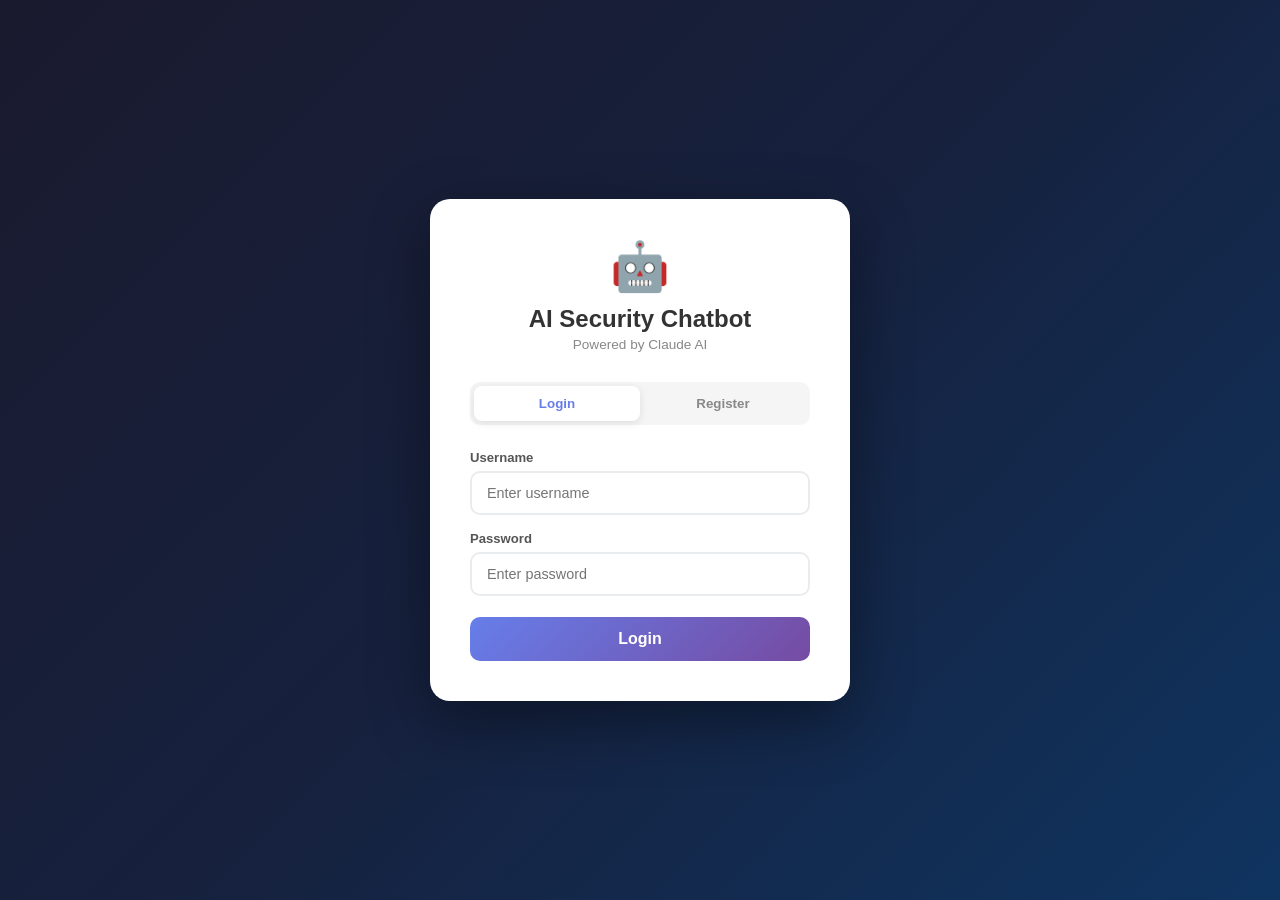
<file: templates/login.html>
<!DOCTYPE html>
<html lang="en">
<head>
    <meta charset="UTF-8">
    <meta name="viewport" content="width=device-width, initial-scale=1.0">
    <title>AI Security Chatbot - Login</title>
    <style>
        * { margin: 0; padding: 0; box-sizing: border-box; font-family: 'Segoe UI', sans-serif; }

        body {
            background: linear-gradient(135deg, #1a1a2e, #16213e, #0f3460);
            min-height: 100vh;
            display: flex;
            justify-content: center;
            align-items: center;
            padding: 20px;
        }

        .login-card {
            background: white;
            border-radius: 20px;
            padding: 40px;
            width: 100%;
            max-width: 420px;
            box-shadow: 0 20px 60px rgba(0,0,0,0.4);
        }

        .login-header {
            text-align: center;
            margin-bottom: 30px;
        }

        .login-header .icon { font-size: 3rem; margin-bottom: 10px; }
        .login-header h1 { font-size: 1.5rem; color: #333; }
        .login-header p { color: #888; font-size: 0.85rem; margin-top: 4px; }

        .tabs {
            display: flex;
            background: #f5f5f5;
            border-radius: 10px;
            padding: 4px;
            margin-bottom: 25px;
        }

        .tab {
            flex: 1;
            padding: 10px;
            border: none;
            background: none;
            border-radius: 8px;
            cursor: pointer;
            font-weight: 600;
            color: #888;
            transition: all 0.2s;
        }

        .tab.active {
            background: white;
            color: #667eea;
            box-shadow: 0 2px 8px rgba(0,0,0,0.1);
        }

        .form-group { margin-bottom: 16px; }

        .form-group label {
            display: block;
            font-size: 0.82rem;
            color: #555;
            margin-bottom: 6px;
            font-weight: 600;
        }

        .form-group input {
            width: 100%;
            padding: 12px 15px;
            border: 2px solid #e9ecef;
            border-radius: 10px;
            font-size: 0.9rem;
            outline: none;
            transition: border-color 0.2s;
        }

        .form-group input:focus { border-color: #667eea; }

        .submit-btn {
            width: 100%;
            padding: 13px;
            background: linear-gradient(135deg, #667eea, #764ba2);
            color: white;
            border: none;
            border-radius: 10px;
            font-size: 1rem;
            font-weight: 700;
            cursor: pointer;
            margin-top: 5px;
            transition: opacity 0.2s;
        }

        .submit-btn:hover { opacity: 0.9; }
        .submit-btn:disabled { opacity: 0.6; cursor: not-allowed; }

        .message {
            padding: 10px 14px;
            border-radius: 8px;
            font-size: 0.85rem;
            margin-top: 12px;
            display: none;
        }

        .message.error { background: #ffe0e0; color: #cc0000; }
        .message.success { background: #e0ffe6; color: #006622; }

        .optional-tag {
            font-size: 0.72rem;
            color: #aaa;
            font-weight: normal;
            margin-left: 4px;
        }
    </style>
</head>
<body>

<div class="login-card">
    <div class="login-header">
        <div class="icon">🤖</div>
        <h1>AI Security Chatbot</h1>
        <p>Powered by Claude AI</p>
    </div>

    <div class="tabs">
        <button class="tab active" onclick="showTab('login')">Login</button>
        <button class="tab" onclick="showTab('register')">Register</button>
    </div>

    <!-- Login Form -->
    <div id="loginForm">
        <div class="form-group">
            <label>Username</label>
            <input type="text" id="loginUsername" placeholder="Enter username"
                   onkeypress="if(event.key==='Enter') doLogin()" />
        </div>
        <div class="form-group">
            <label>Password</label>
            <input type="password" id="loginPassword" placeholder="Enter password"
                   onkeypress="if(event.key==='Enter') doLogin()" />
        </div>
        <button class="submit-btn" onclick="doLogin()" id="loginBtn">Login</button>
        <div class="message" id="loginMsg"></div>
    </div>

    <!-- Register Form -->
    <div id="registerForm" style="display:none">
        <div class="form-group">
            <label>Username</label>
            <input type="text" id="regUsername" placeholder="At least 3 characters"
                   onkeypress="if(event.key==='Enter') doRegister()" />
        </div>
        <div class="form-group">
            <label>Password</label>
            <input type="password" id="regPassword" placeholder="At least 6 characters"
                   onkeypress="if(event.key==='Enter') doRegister()" />
        </div>
        <div class="form-group" id="emailGroup">
            <label>Email <span class="optional-tag">(optional — for welcome email)</span></label>
            <input type="email" id="regEmail" placeholder="your@email.com"
                   onkeypress="if(event.key==='Enter') doRegister()" />
        </div>
        <button class="submit-btn" onclick="doRegister()" id="registerBtn">Create Account</button>
        <div class="message" id="registerMsg"></div>
    </div>
</div>

<script>
    function showTab(tab) {
        document.getElementById("loginForm").style.display = tab === "login" ? "block" : "none";
        document.getElementById("registerForm").style.display = tab === "register" ? "block" : "none";
        document.querySelectorAll(".tab").forEach((t, i) => {
            t.classList.toggle("active", (i === 0 && tab === "login") || (i === 1 && tab === "register"));
        });
    }

    function showMsg(id, text, type) {
        const el = document.getElementById(id);
        el.textContent = text;
        el.className = `message ${type}`;
        el.style.display = "block";
    }

    async function doLogin() {
        const username = document.getElementById("loginUsername").value.trim();
        const password = document.getElementById("loginPassword").value.trim();
        if (!username || !password) { showMsg("loginMsg", "Please fill in all fields", "error"); return; }

        const btn = document.getElementById("loginBtn");
        btn.disabled = true;
        btn.textContent = "Logging in...";

        try {
            const res = await fetch("/login", {
                method: "POST",
                headers: { "Content-Type": "application/json" },
                body: JSON.stringify({ action: "login", username, password })
            });
            const data = await res.json();
            if (data.success) {
                showMsg("loginMsg", "Success! Redirecting...", "success");
                window.location.href = "/chat";
            } else {
                showMsg("loginMsg", data.error || "Login failed", "error");
                btn.disabled = false;
                btn.textContent = "Login";
            }
        } catch {
            showMsg("loginMsg", "Connection error", "error");
            btn.disabled = false;
            btn.textContent = "Login";
        }
    }

    async function doRegister() {
        const username = document.getElementById("regUsername").value.trim();
        const password = document.getElementById("regPassword").value.trim();
        const email = document.getElementById("regEmail").value.trim();
        if (!username || !password) { showMsg("registerMsg", "Please fill in all fields", "error"); return; }

        const btn = document.getElementById("registerBtn");
        btn.disabled = true;
        btn.textContent = "Creating account...";

        try {
            const res = await fetch("/login", {
                method: "POST",
                headers: { "Content-Type": "application/json" },
                body: JSON.stringify({ action: "register", username, password, email })
            });
            const data = await res.json();
            if (data.success) {
                showMsg("registerMsg", "Account created! Redirecting...", "success");
                window.location.href = "/chat";
            } else {
                showMsg("registerMsg", data.error || "Registration failed", "error");
                btn.disabled = false;
                btn.textContent = "Create Account";
            }
        } catch {
            showMsg("registerMsg", "Connection error", "error");
            btn.disabled = false;
            btn.textContent = "Create Account";
        }
    }
</script>

</body>
</html>
</file>
